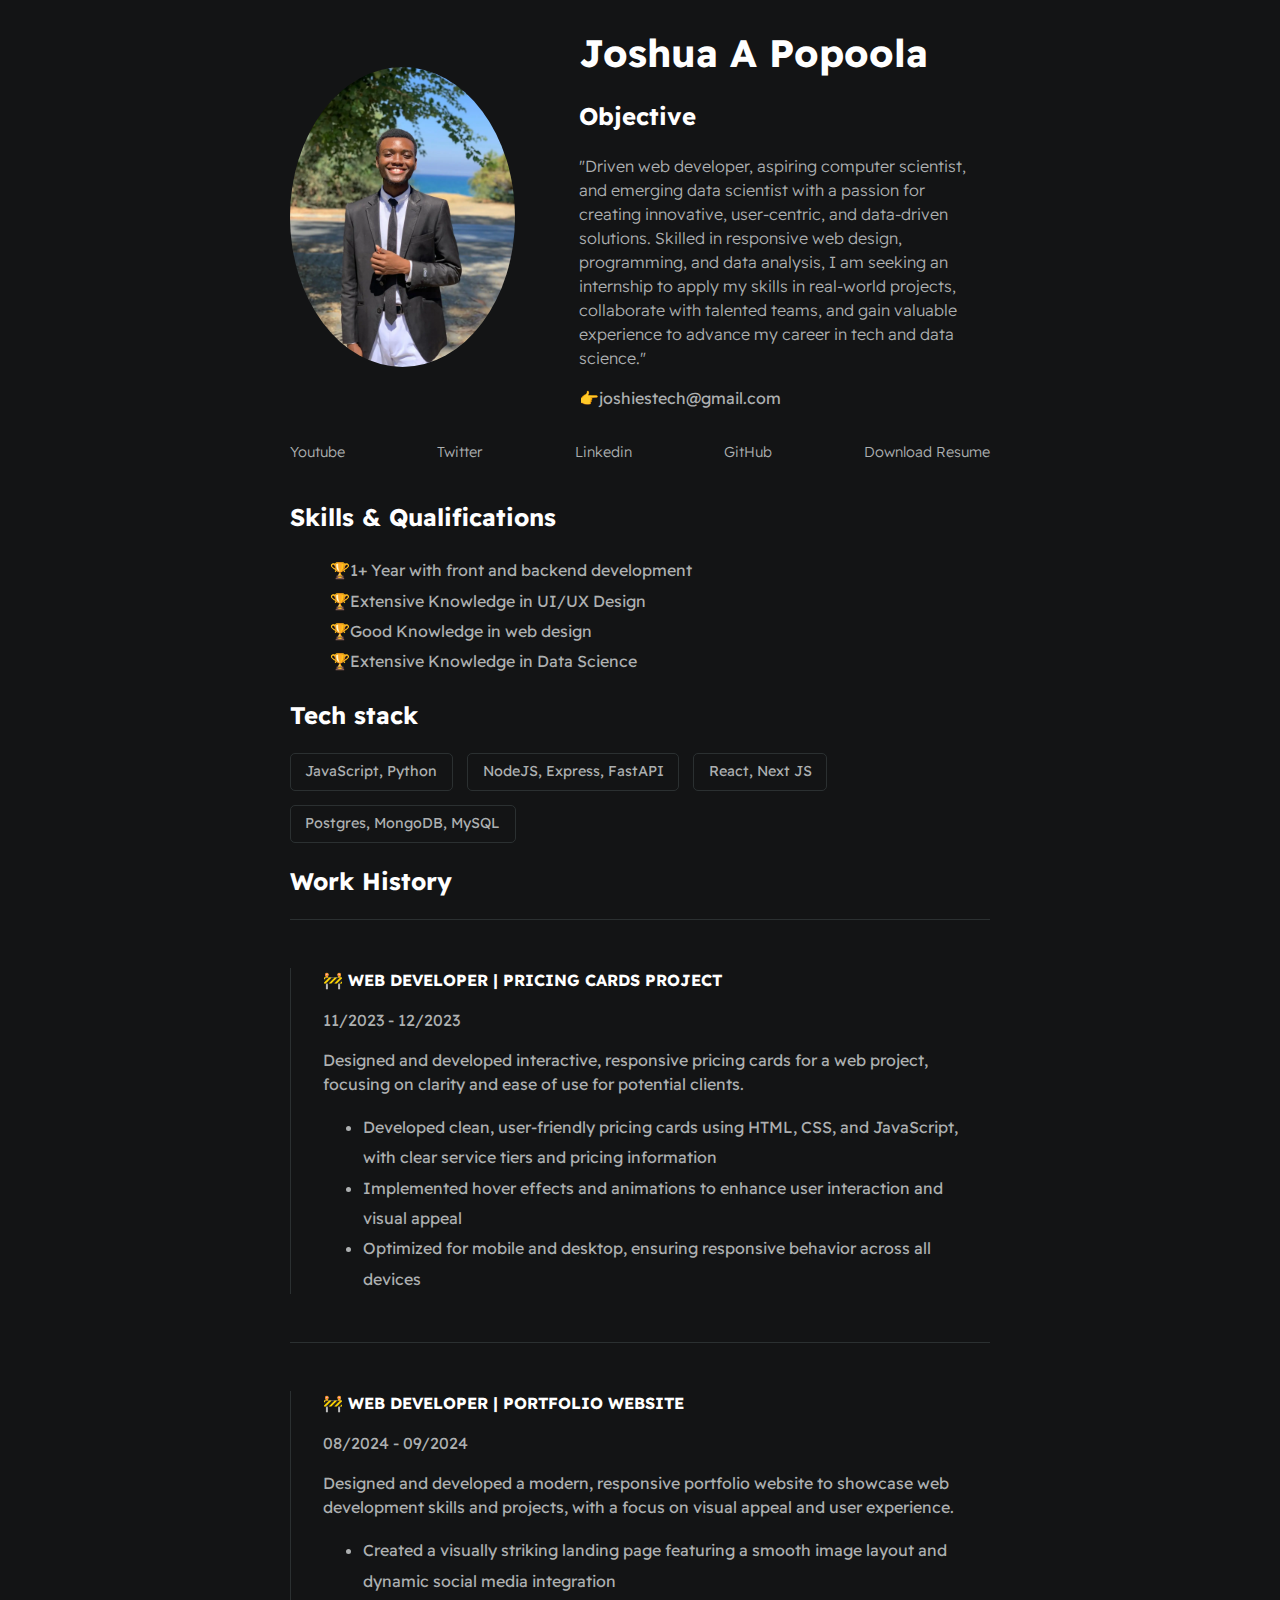
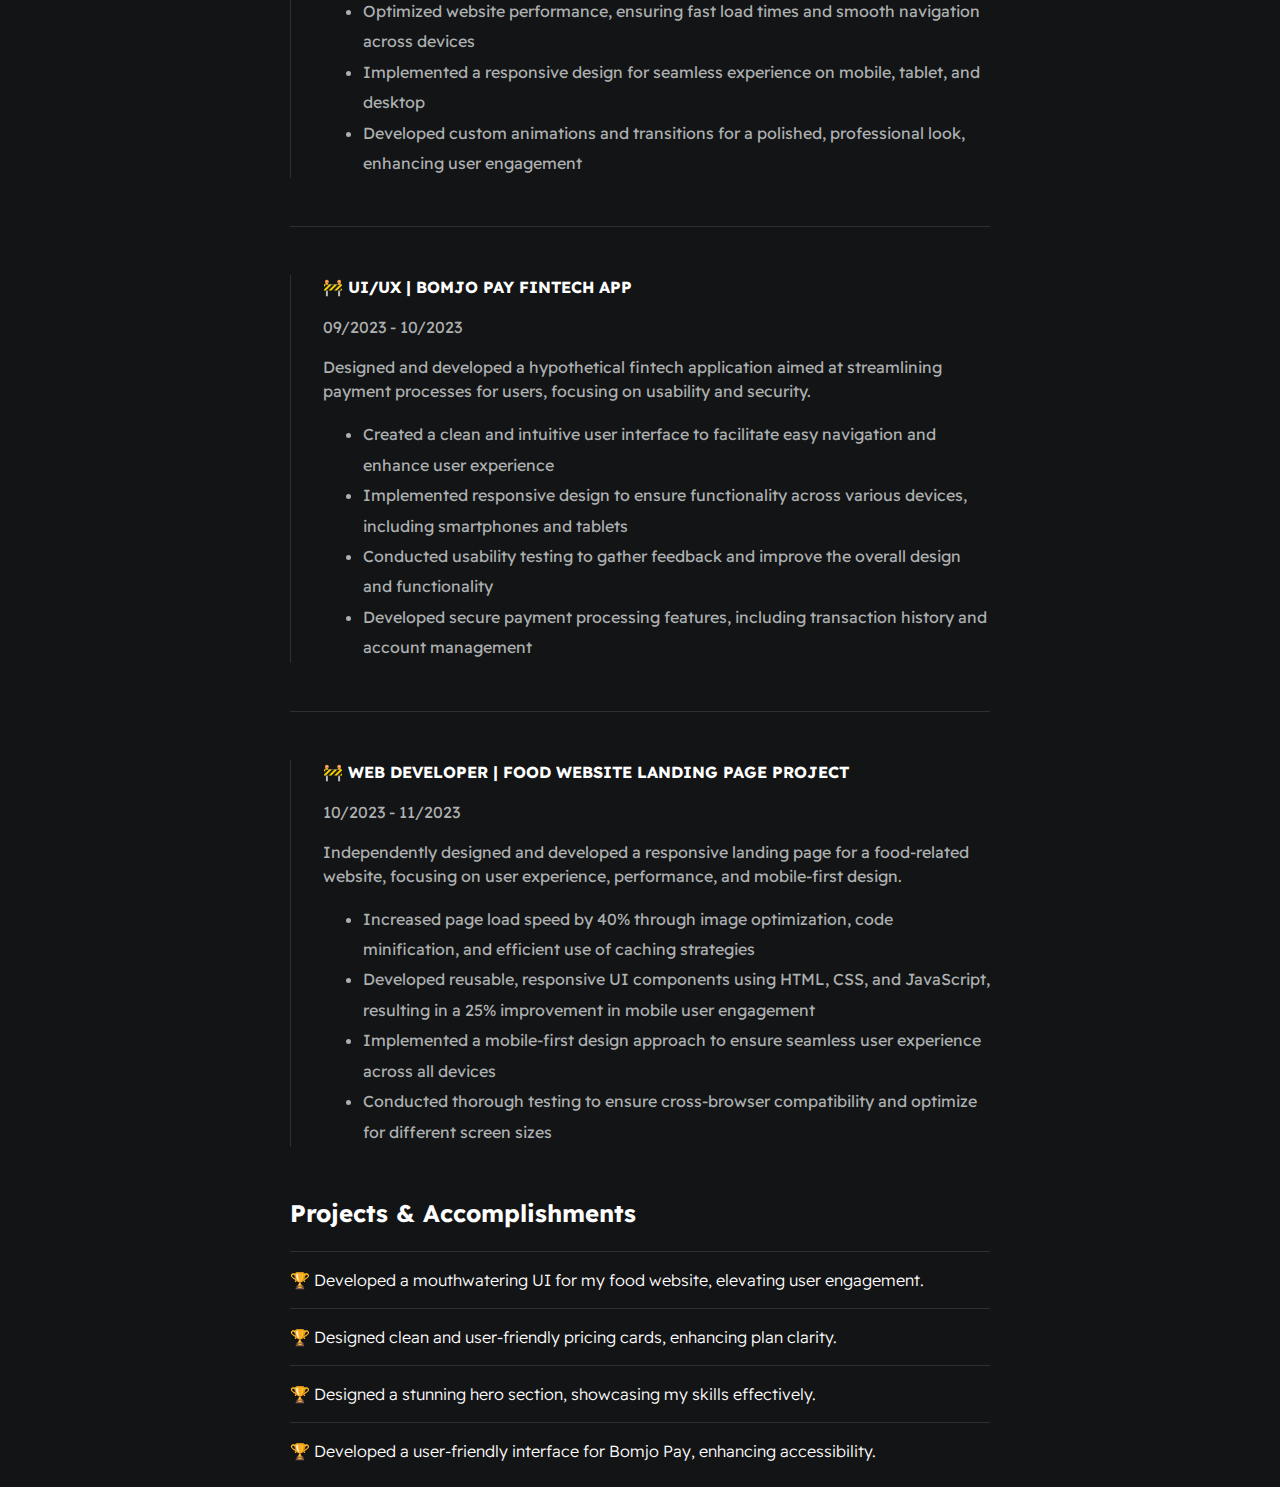
<file: index.html>
<!DOCTYPE html>
<html lang="en">
  <head>
    <meta charset="UTF-8" />
    <meta name="viewport" content="width=device-width, initial-scale=1.0" />
    <link rel="stylesheet" href="./styles/main.css" />
    <title>JoshieTech</title>
  </head>
  <body>
    <div id="container--main">
      <section id="wrapper--hero" class="section--page">
        <img id="profile-pic" src="./assets/images/profile 2.webp" alt="" />

        <div>
          <h1 id="user-name">Joshua A Popoola</h1>
          <h2>Objective</h2>
          <p id="bio">
            "Driven web developer, aspiring computer scientist, and emerging
            data scientist with a passion for creating innovative, user-centric,
            and data-driven solutions. Skilled in responsive web design,
            programming, and data analysis, I am seeking an internship to apply
            my skills in real-world projects, collaborate with talented teams,
            and gain valuable experience to advance my career in tech and data
            science."
          </p>
          <p>👉joshiestech@gmail.com</p>
        </div>
      </section>

      <section id="section--page">
        <div id="socials--list">
          <a href="#" target="_blank">Youtube</a>
          <a href="#" target="_blank">Twitter</a>
          <a href="#" target="_blank">Linkedin</a>
          <a href="#" target="_blank">GitHub</a>
          <a href="./assets/resume_3.pdf" target="_blank">Download Resume</a>
        </div>
      </section>

      <section class="section--page">
        <h2>Skills & Qualifications</h2>
        <ul id="qualifications--list">
          <li>🏆1+ Year with front and backend development</li>
          <li>🏆Extensive Knowledge in UI/UX Design</li>
          <li>🏆Good Knowledge in web design</li>
          <li>🏆Extensive Knowledge in Data Science</li>
        </ul>
      </section>

      <section class="section--page">
        <h2>Tech stack</h2>

        <div id="wrapper--techstack__items">
          <div class="card--techstack"><span>JavaScript, Python</span></div>
          <div class="card--techstack">
            <span>NodeJS, Express, FastAPI</span>
          </div>
          <div class="card--techstack"><span>React, Next JS</span></div>
          <div class="card--techstack">
            <span>Postgres, MongoDB, MySQL</span>
          </div>
        </div>
      </section>

      <section id="work-history-wrapper" class="section--page">
        <h2>Work History</h2>

        <div class="line-break"></div>
        <div class="card--work-history">
          <strong>🚧 WEB DEVELOPER | PRICING CARDS PROJECT</strong>
          <p>11/2023 - 12/2023</p>
          <p>
            Designed and developed interactive, responsive pricing cards for a
            web project, focusing on clarity and ease of use for potential
            clients.
          </p>
          <ul>
            <li>
              Developed clean, user-friendly pricing cards using HTML, CSS, and
              JavaScript, with clear service tiers and pricing information
            </li>
            <li>
              Implemented hover effects and animations to enhance user
              interaction and visual appeal
            </li>
            <li>
              Optimized for mobile and desktop, ensuring responsive behavior
              across all devices
            </li>
          </ul>
        </div>

        <div class="line-break"></div>

        <div class="card--work-history">
          <strong>🚧 WEB DEVELOPER | PORTFOLIO WEBSITE</strong>
          <p>08/2024 - 09/2024</p>
          <p>
            Designed and developed a modern, responsive portfolio website to
            showcase web development skills and projects, with a focus on visual
            appeal and user experience.
          </p>
          <ul>
            <li>
              Created a visually striking landing page featuring a smooth image
              layout and dynamic social media integration
            </li>
            <li>
              Optimized website performance, ensuring fast load times and smooth
              navigation across devices
            </li>
            <li>
              Implemented a responsive design for seamless experience on mobile,
              tablet, and desktop
            </li>
            <li>
              Developed custom animations and transitions for a polished,
              professional look, enhancing user engagement
            </li>
          </ul>
        </div>

        <div class="line-break"></div>

        <div class="card--work-history">
          <strong>🚧 UI/UX | BOMJO PAY FINTECH APP</strong>
          <p>09/2023 - 10/2023</p>
          <p>
            Designed and developed a hypothetical fintech application aimed at
            streamlining payment processes for users, focusing on usability and
            security.
          </p>
          <ul>
            <li>
              Created a clean and intuitive user interface to facilitate easy
              navigation and enhance user experience
            </li>
            <li>
              Implemented responsive design to ensure functionality across
              various devices, including smartphones and tablets
            </li>
            <li>
              Conducted usability testing to gather feedback and improve the
              overall design and functionality
            </li>
            <li>
              Developed secure payment processing features, including
              transaction history and account management
            </li>
          </ul>
        </div>

        <div class="line-break"></div>

        <div class="card--work-history">
          <strong>🚧 WEB DEVELOPER | FOOD WEBSITE LANDING PAGE PROJECT</strong>
          <p>10/2023 - 11/2023</p>
          <p>
            Independently designed and developed a responsive landing page for a
            food-related website, focusing on user experience, performance, and
            mobile-first design.
          </p>
          <ul>
            <li>
              Increased page load speed by 40% through image optimization, code
              minification, and efficient use of caching strategies
            </li>
            <li>
              Developed reusable, responsive UI components using HTML, CSS, and
              JavaScript, resulting in a 25% improvement in mobile user
              engagement
            </li>
            <li>
              Implemented a mobile-first design approach to ensure seamless user
              experience across all devices
            </li>
            <li>
              Conducted thorough testing to ensure cross-browser compatibility
              and optimize for different screen sizes
            </li>
          </ul>
        </div>
      </section>

      <section class="section--page">
        <h2>Projects & Accomplishments</h2>

        <div class="card--project">
          <a href="project1.html"
            ><span>🏆 </span>Developed a mouthwatering UI for my food website,
            elevating user engagement.</a
          >
        </div>

        <div class="card--project">
          <a href="project2.html"
            ><span>🏆 </span>Designed clean and user-friendly pricing cards,
            enhancing plan clarity.</a
          >
        </div>

        <div class="card--project">
          <a href="project3.html"
            ><span>🏆 </span>Designed a stunning hero section, showcasing my
            skills effectively.</a
          >
        </div>

        <div class="card--project">
          <a href="project4.html"
            ><span>🏆 </span>Developed a user-friendly interface for Bomjo Pay,
            enhancing accessibility.</a
          >
        </div>
      </section>
    </div>
  </body>
</html>
</file>
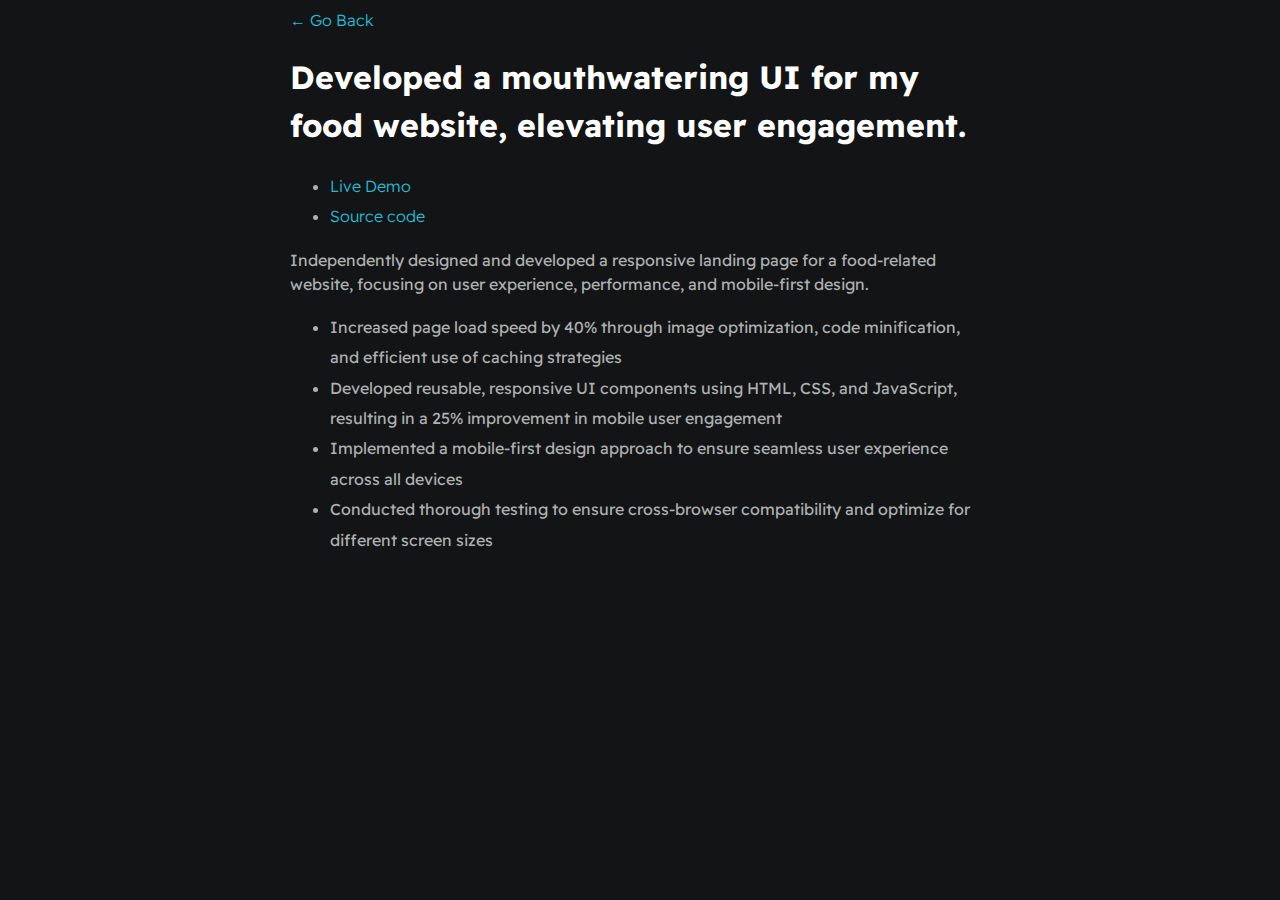
<file: project1.html>
<!DOCTYPE html>
<html lang="en">
  <head>
    <meta charset="UTF-8" />
    <meta name="viewport" content="width=device-width, initial-scale=1.0" />
    <link rel="stylesheet" href="styles/main.css" />
    <title>Projects</title>
  </head>
  <body>
    <div id="container--main">
      <a href="index.html">&#x2190; Go Back</a>
      <h1>
        Developed a mouthwatering UI for my food website, elevating user
        engagement.
      </h1>

      <ul>
        <li>
          <a href="https://harkorede1.github.io/Food-Website/">Live Demo</a>
        </li>
        <li><a href="#">Source code</a></li>
      </ul>
      <p>
        Independently designed and developed a responsive landing page for a
        food-related website, focusing on user experience, performance, and
        mobile-first design.
      </p>

      <ul>
        <li>
          Increased page load speed by 40% through image optimization, code
          minification, and efficient use of caching strategies
        </li>
        <li>
          Developed reusable, responsive UI components using HTML, CSS, and
          JavaScript, resulting in a 25% improvement in mobile user engagement
        </li>
        <li>
          Implemented a mobile-first design approach to ensure seamless user
          experience across all devices
        </li>
        <li>
          Conducted thorough testing to ensure cross-browser compatibility and
          optimize for different screen sizes
        </li>
      </ul>
    </div>
  </body>
</html>
</file>
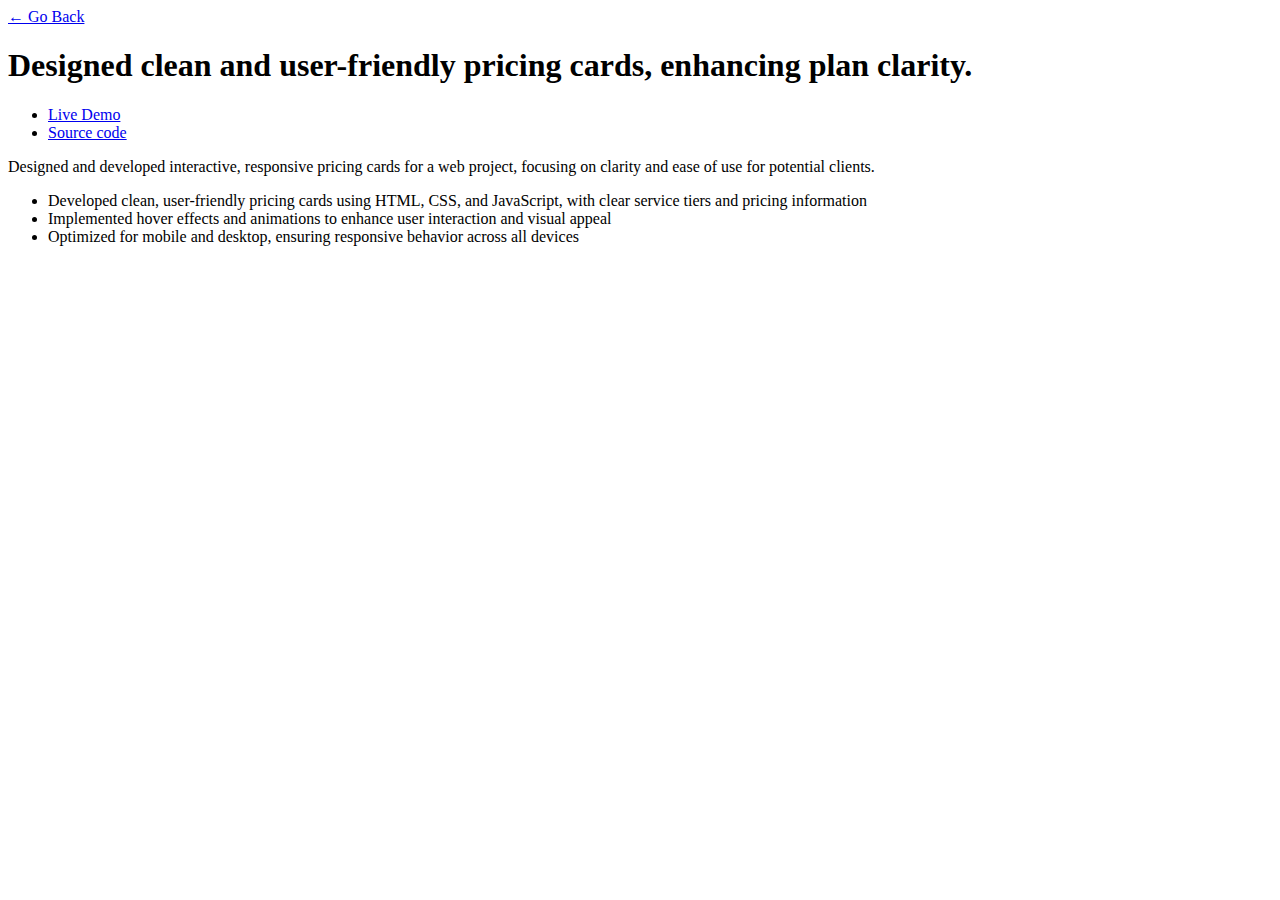
<file: project2.html>
<!DOCTYPE html>
<html lang="en">
  <head>
    <meta charset="UTF-8" />
    <meta name="viewport" content="width=device-width, initial-scale=1.0" />
    <title>Projects</title>
  </head>
  <body>
    <div id="container--main">
      <a href="index.html">&#x2190; Go Back</a>
      <h1>
        Designed clean and user-friendly pricing cards, enhancing plan clarity.
      </h1>

      <ul>
        <li>
          <a href="https://harkorede1.github.io/PRICING-CARDS-PROJECT/"
            >Live Demo</a
          >
        </li>
        <li><a href="#">Source code</a></li>
      </ul>
      <p>
        Designed and developed interactive, responsive pricing cards for a web
        project, focusing on clarity and ease of use for potential clients.
      </p>

      <ul>
        <li>
          Developed clean, user-friendly pricing cards using HTML, CSS, and
          JavaScript, with clear service tiers and pricing information
        </li>
        <li>
          Implemented hover effects and animations to enhance user interaction
          and visual appeal
        </li>

        <li>
          Optimized for mobile and desktop, ensuring responsive behavior across
          all devices
        </li>
      </ul>
    </div>
  </body>
</html>
</file>
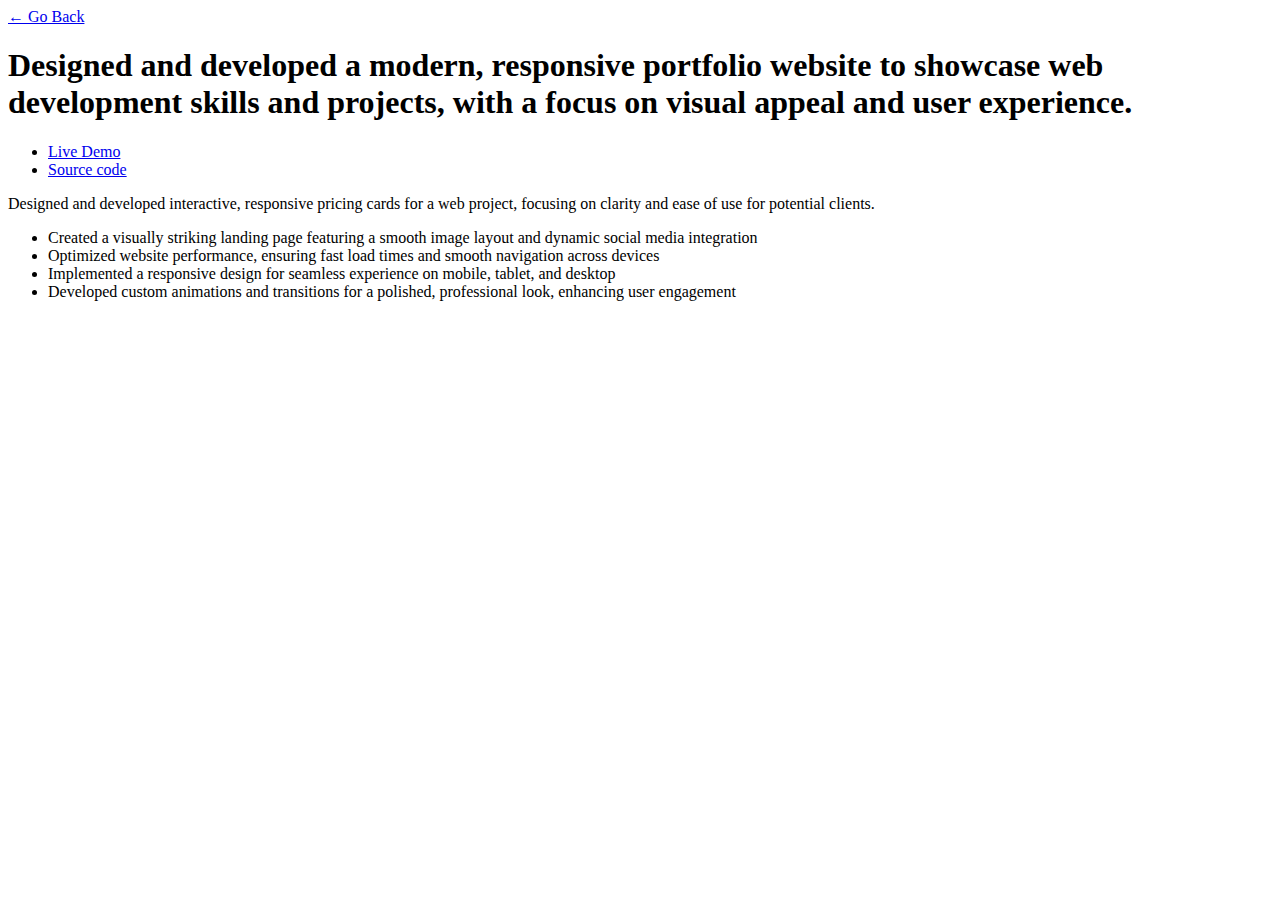
<file: project3.html>
<!DOCTYPE html>
<html lang="en">
  <head>
    <meta charset="UTF-8" />
    <meta name="viewport" content="width=device-width, initial-scale=1.0" />
    <title>Project3</title>
  </head>
  <body>
    <div id="container--main">
      <a href="index.html">&#x2190; Go Back</a>
      <h1>
        Designed and developed a modern, responsive portfolio website to
        showcase web development skills and projects, with a focus on visual
        appeal and user experience.
      </h1>

      <ul>
        <li>
          <a href="https://harkorede1.github.io/Portfolioweb/">Live Demo</a>
        </li>
        <li><a href="#">Source code</a></li>
      </ul>
      <p>
        Designed and developed interactive, responsive pricing cards for a web
        project, focusing on clarity and ease of use for potential clients.
      </p>

      <ul>
        <li>
          Created a visually striking landing page featuring a smooth image
          layout and dynamic social media integration
        </li>
        <li>
          Optimized website performance, ensuring fast load times and smooth
          navigation across devices
        </li>
        <li>
          Implemented a responsive design for seamless experience on mobile,
          tablet, and desktop
        </li>
        <li>
          Developed custom animations and transitions for a polished,
          professional look, enhancing user engagement
        </li>
      </ul>
    </div>
  </body>
</html>
</file>
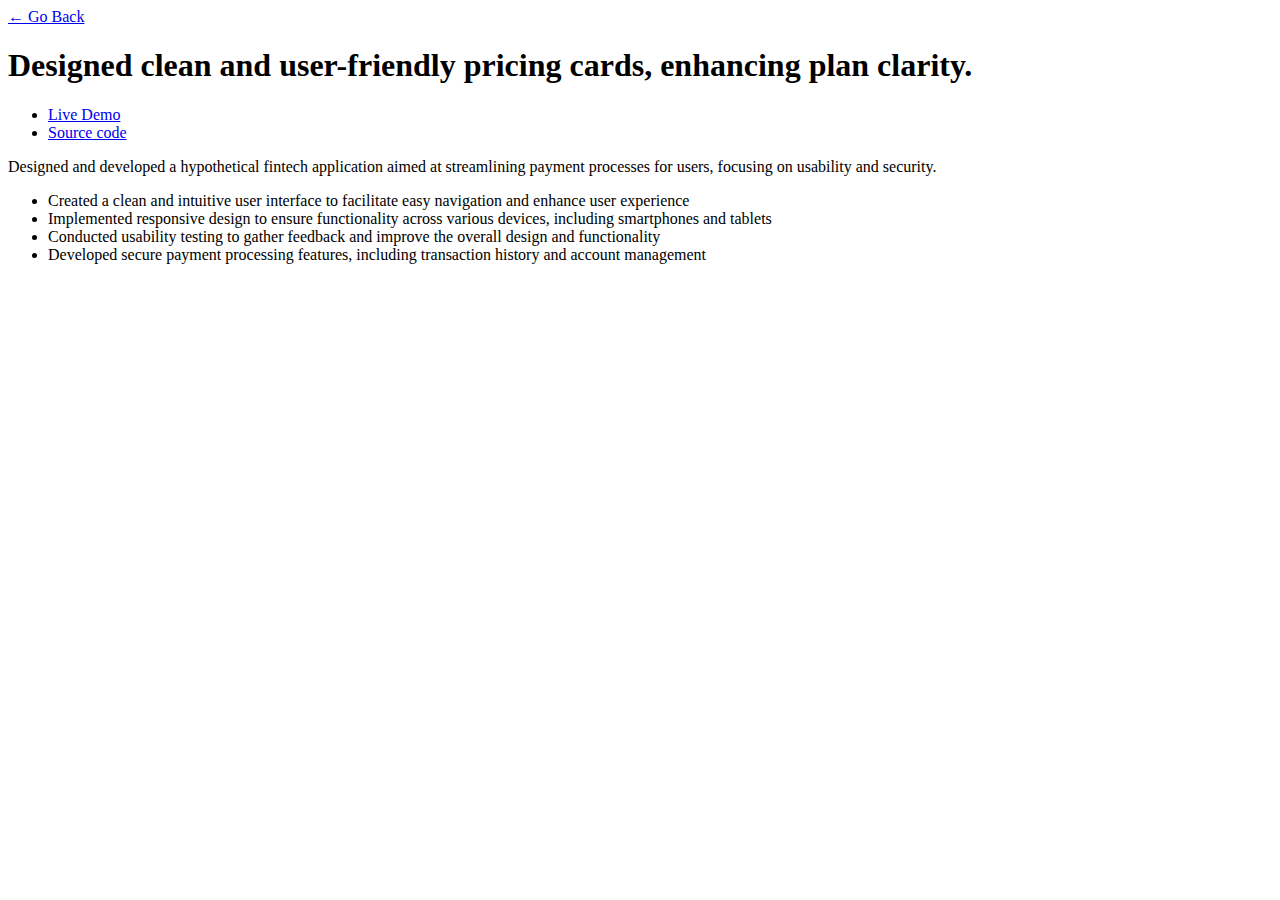
<file: project4.html>
<!DOCTYPE html>
<html lang="en">
  <head>
    <meta charset="UTF-8" />
    <meta name="viewport" content="width=device-width, initial-scale=1.0" />
    <title>project4</title>
  </head>
  <body>
    <div id="container--main">
      <a href="index.html">&#x2190; Go Back</a>
      <h1>
        Designed clean and user-friendly pricing cards, enhancing plan clarity.
      </h1>

      <ul>
        <li>
          <a href="#">Live Demo</a>
        </li>
        <li><a href="#">Source code</a></li>
      </ul>
      <p>
        Designed and developed a hypothetical fintech application aimed at
        streamlining payment processes for users, focusing on usability and
        security.
      </p>

      <ul>
        <li>
          Created a clean and intuitive user interface to facilitate easy
          navigation and enhance user experience
        </li>
        <li>
          Implemented responsive design to ensure functionality across various
          devices, including smartphones and tablets
        </li>
        <li>
          Conducted usability testing to gather feedback and improve the overall
          design and functionality
        </li>
        <li>
          Developed secure payment processing features, including transaction
          history and account management
        </li>
      </ul>
    </div>
  </body>
</html>
</file>
<file: styles/main.css>
@import url('https://fonts.googleapis.com/css2?family=Readex+Pro:wght@300;400;500;600;700&display=swap');

:root {
  --mainTextColor-light: #000;
  --secondaryTextColor-light: rgb(51 51 51);
  --mainLinkColor-light: #0da2b8;
  --mainBorderColor-light: rgb(218, 218, 218);
  --mainBgColor-light: rgb(249, 250, 251);

  --mainTextColor-dark: #fff;
  --secondaryTextColor-dark: #adb0b1;
  --mainLinkColor-dark: rgb(30, 190, 214);
  --mainBorderColor-dark: #2b3031;
  --mainBgColor-dark: #131415;

  --mainTextColor: var(--mainTextColor-dark);
  --secondaryTextColor: var(--secondaryTextColor-dark);
  --mainLinkColor: var(--mainLinkColor-dark);
  --mainBorderColor: var(--mainBorderColor-dark);
  --mainBgColor: var(--mainBgColor-dark);
}

* {
  font-family: 'Readex Pro';
  line-height: 1.5em;
  box-sizing: border-box;
  color: var(--mainTextColor);
}

body {
  background: var(--mainBgColor);
}

p,
span,
li {
  color: var(--secondaryTextColor);
  font-size: 1em;
}

a {
  text-decoration: none;
  color: var(--mainLinkColor);
  font-weight: 500;
}

li {
  line-height: 1.9em;
}

#container--main {
  max-width: 700px;
  margin: 0 auto;
}

#section--page {
  padding-top: 1em;
  padding-bottom: 1em;
}

#wrapper--hero {
  display: flex;
  align-items: center;
  gap: 4em;
}

#user-name {
  font-size: 2.4em;
  line-height: 1em;
}

#bio,
a {
  font-weight: 300;
}

#profile-pic {
  border-radius: 50%;
  width: 300px;
  height: 300px;
  object-fit: cover;
}

#email {
  color: var(--mainTextColor);
}

#socials--list {
  display: flex;
  justify-content: space-between;
  column-gap: 1em;
  flex-wrap: wrap;
}

#socials--list a {
  font-size: 0.9em;
  color: var(--secondaryTextColor);
  transition: 0.3s;
}

#socials--list a:hover {
  color: var(--mainLinkColor);
}

#qualifications--list {
  list-style: none;
}

#wrapper--techstack__items {
  display: flex;
  flex-wrap: wrap;
  gap: 1em;
  font-size: 0.9em;
}

.card--techstack {
  border: 1px solid var(--mainBorderColor);
  padding: 0.5em 1em;
  border-radius: 5px;
}

.card--work-history {
  border-left: 1px solid var(--mainBorderColor);
  margin-top: 3em;
  margin-bottom: 3em;
  padding-left: 2em;
}

.line-break {
  background-color: var(--mainBorderColor);
  height: 1px;
}

.card--project {
  padding-top: 1em;
  padding-bottom: 1em;
  border-top: 1px solid var(--mainBorderColor);
}

.card--project a {
  color: var(--mainTextColor);

  transition: 0.3s;
}

.card--project a:hover {
  color: rgb(30, 190, 214);
}

@media (max-width: 600px) {
  .section--page {
    padding-top: 1em;
    padding-bottom: 1em;
  }

  #wrapper--hero {
    gap: 1em;
    flex-direction: column;
  }

  #profile-pic {
    width: 200px;
    height: 200px;
  }

  .card--work-history {
    border-left: none;
    padding-left: 0;
  }
}
</file>
